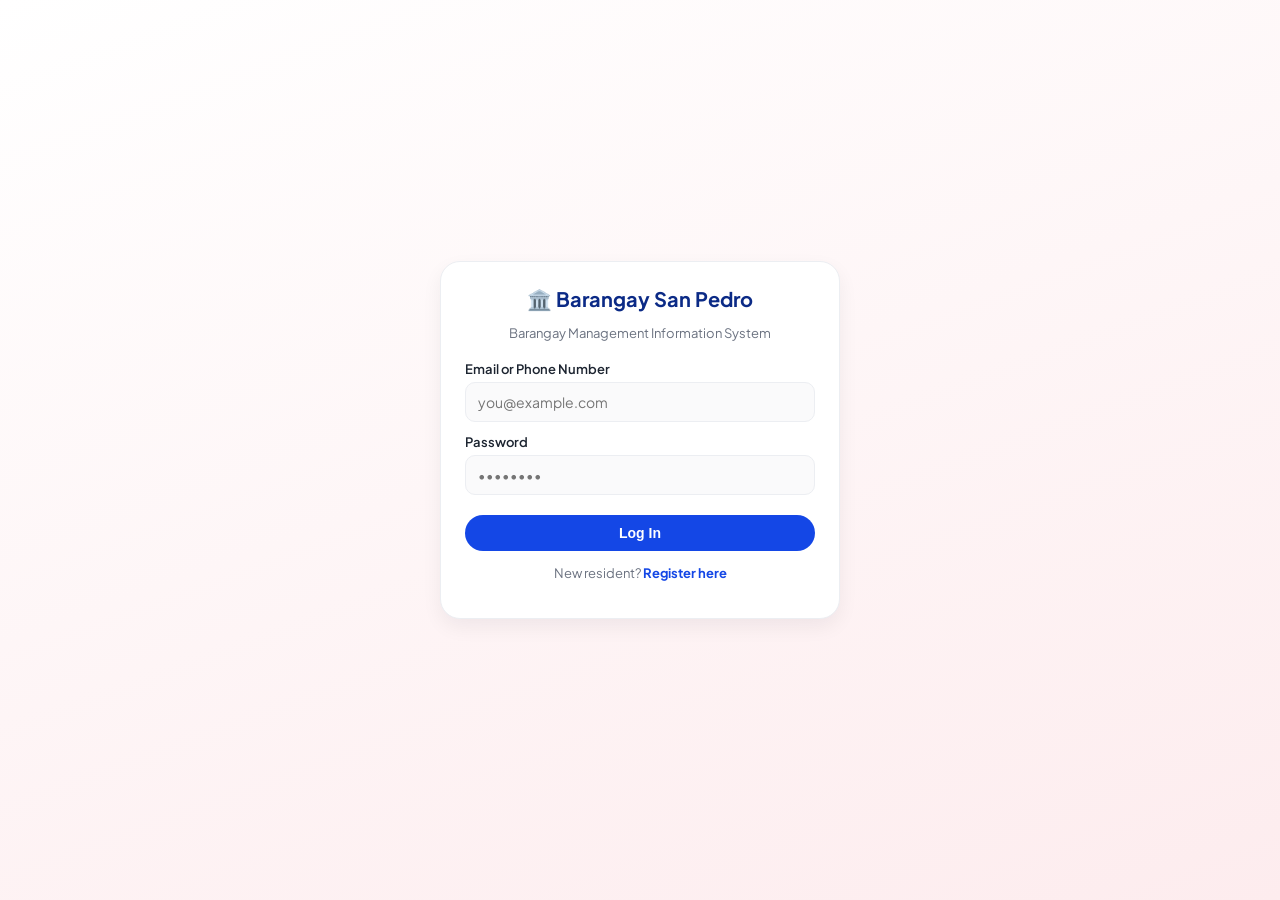
<file: frontend/index.html>
<!DOCTYPE html>
<html lang="en">
<head>
<meta charset="UTF-8">
<meta name="viewport" content="width=device-width, initial-scale=1">
<title>Barangay San Pedro - Login</title>
<link rel="preconnect" href="https://fonts.googleapis.com">
<link href="https://fonts.googleapis.com/css2?family=Plus+Jakarta+Sans:wght@400;500;600;700;800&display=swap" rel="stylesheet">
<link rel="stylesheet" href="css/style.css">
<style>
  body { display:flex; align-items:center; justify-content:center; min-height:100vh; background:linear-gradient(160deg,#fff,var(--pink-bg)); }
  .login-card { width:100%; max-width:400px; }
  .brand-header { text-align:center; margin-bottom:20px; }
  .brand-header h1 { font-size:20px; color:var(--blue-deep); }
  .switch-link { text-align:center; margin-top:14px; font-size:13px; color:var(--ink-soft); }
</style>
</head>
<body>
  <div class="card login-card">
    <div class="brand-header">
      <h1>🏛️ Barangay San Pedro</h1>
      <p style="color:var(--ink-soft); font-size:13px;">Barangay Management Information System</p>
    </div>
    <form id="loginForm">
      <label>Email or Phone Number</label>
      <input type="text" id="identity" required placeholder="you@example.com">
      <label>Password</label>
      <input type="password" id="password" required placeholder="••••••••">
      <button class="btn" type="submit" style="width:100%; margin-top:20px;">Log In</button>
    </form>
    <p class="switch-link">New resident? <a href="register.html" style="color:var(--blue); font-weight:700;">Register here</a></p>
  </div>

<script>window.API_BASE="https://bmis-backend-dy58.onrender.com";</script>
  <script src="js/api.js"></script>
  <script>
  document.getElementById("loginForm").addEventListener("submit", async (e) => {
    e.preventDefault();
    const identity = document.getElementById("identity").value.trim();
    const password = document.getElementById("password").value;
    try {
      const data = await api("/api/auth/login", { method: "POST", body: { identity, password }, auth: false });
      setSession(data);
      if (data.role === "administrator" || data.role === "staff") window.location.href = "admin/dashboard.html";
      else if (data.role === "sk") window.location.href = "sk/dashboard.html";
      else window.location.href = "resident/home.html";
    } catch (err) {
      toast(err.message, "error");
    }
  });
</script>
</body>
</html>
</file>
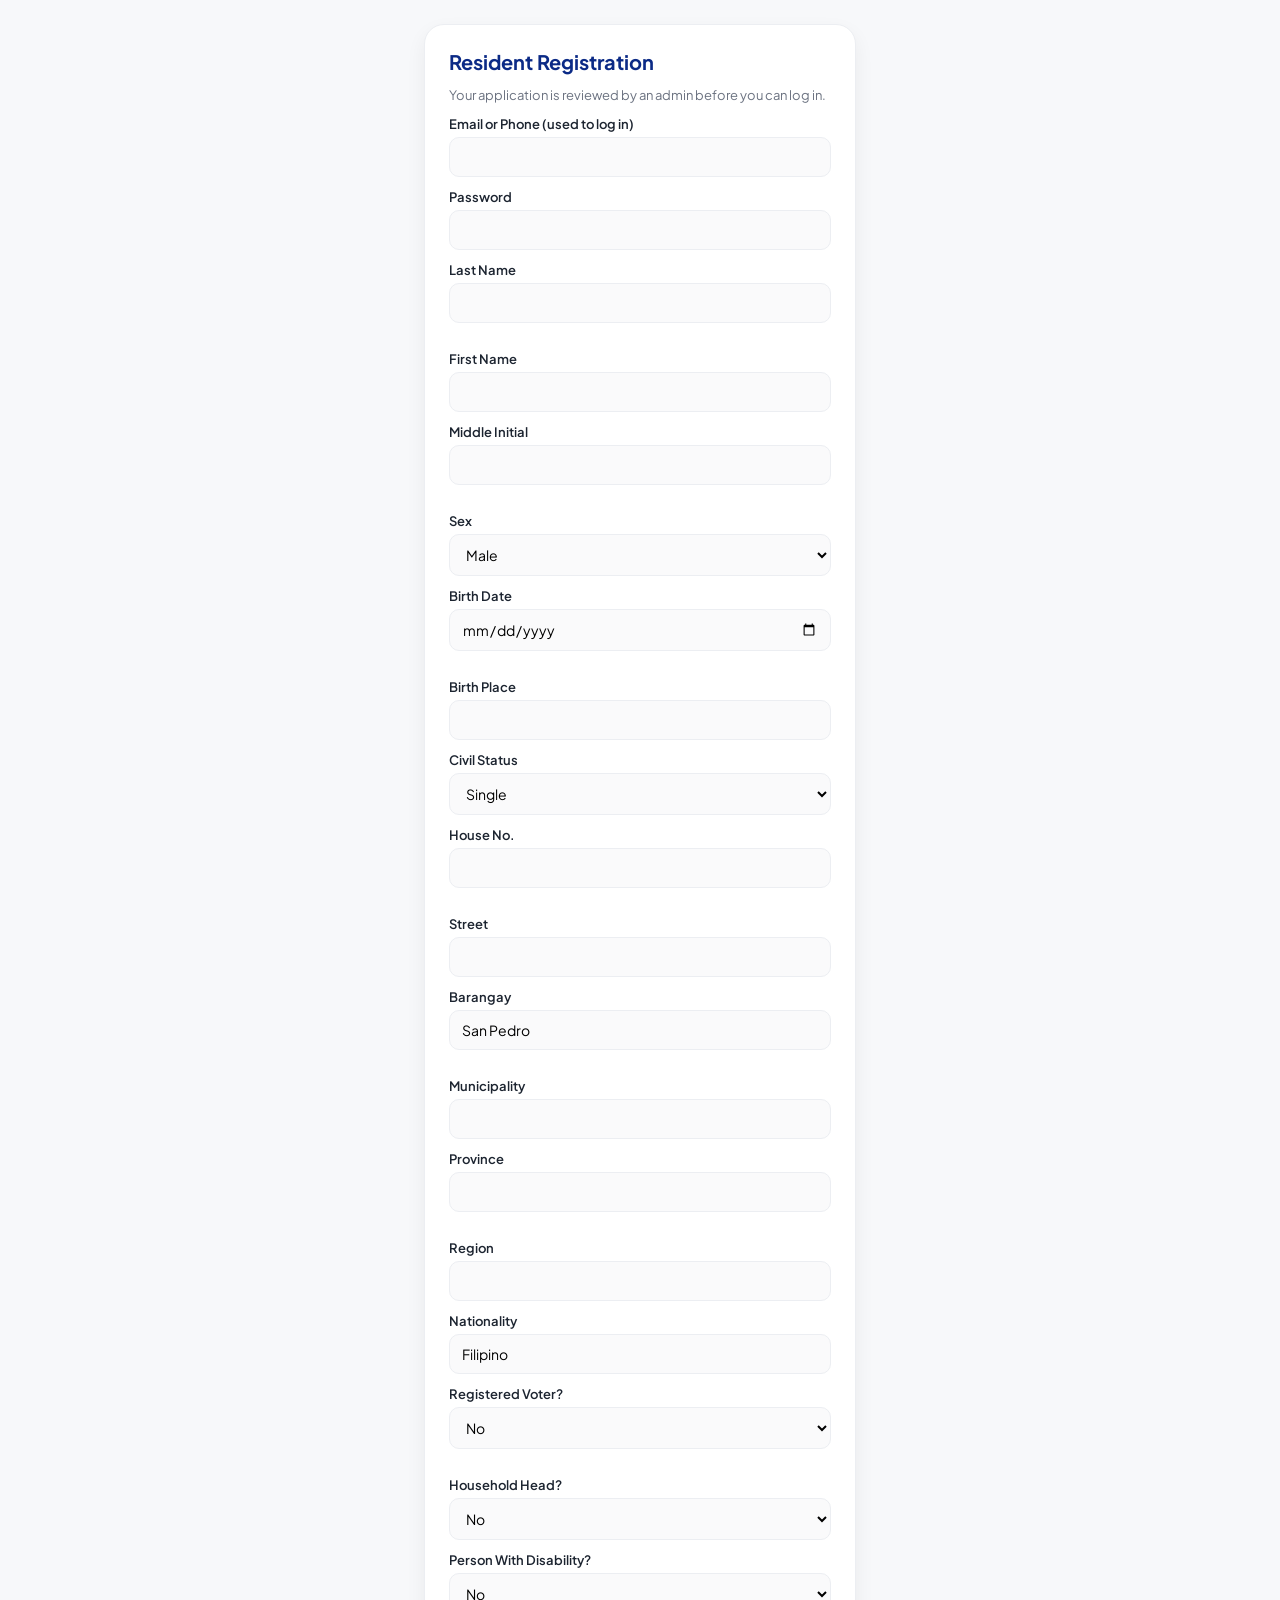
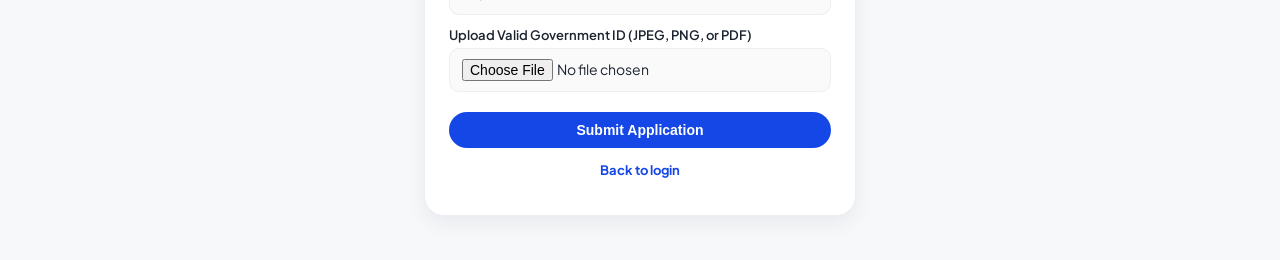
<file: frontend/register.html>
<!DOCTYPE html>
<html lang="en">
<head>
<meta charset="UTF-8">
<meta name="viewport" content="width=device-width, initial-scale=1">
<title>Register - Barangay San Pedro</title>
<link href="https://fonts.googleapis.com/css2?family=Plus+Jakarta+Sans:wght@400;500;600;700;800&display=swap" rel="stylesheet">
<link rel="stylesheet" href="css/style.css">
</head>
<body>
  <div class="container narrow">
    <div class="card">
      <h1 style="color:var(--blue-deep); font-size:20px;">Resident Registration</h1>
      <p style="color:var(--ink-soft); font-size:13px;">Your application is reviewed by an admin before you can log in.</p>
      <form id="regForm">
        <label>Email or Phone (used to log in)</label>
        <input type="text" name="login_identity" required>
        <label>Password</label>
        <input type="password" name="password" required minlength="6">
        <div class="grid cols-2">
          <div><label>Last Name</label><input type="text" name="lname" required></div>
          <div><label>First Name</label><input type="text" name="fname" required></div>
        </div>
        <div class="grid cols-2">
          <div><label>Middle Initial</label><input type="text" name="mi"></div>
          <div><label>Sex</label>
            <select name="sex"><option value="Male">Male</option><option value="Female">Female</option></select>
          </div>
        </div>
        <div class="grid cols-2">
          <div><label>Birth Date</label><input type="date" name="bdate"></div>
          <div><label>Birth Place</label><input type="text" name="bplace"></div>
        </div>
        <label>Civil Status</label>
        <select name="status">
          <option>Single</option><option>Married</option><option>Widowed</option><option>Separated</option>
        </select>
        <div class="grid cols-2">
          <div><label>House No.</label><input type="text" name="houseno"></div>
          <div><label>Street</label><input type="text" name="street"></div>
        </div>
        <div class="grid cols-2">
          <div><label>Barangay</label><input type="text" name="brgy" value="San Pedro"></div>
          <div><label>Municipality</label><input type="text" name="municipal"></div>
        </div>
        <div class="grid cols-2">
          <div><label>Province</label><input type="text" name="province"></div>
          <div><label>Region</label><input type="text" name="region"></div>
        </div>
        <label>Nationality</label>
        <input type="text" name="nationality" value="Filipino">
        <div class="grid cols-2">
          <div><label>Registered Voter?</label>
            <select name="voter"><option value="No">No</option><option value="Yes">Yes</option></select>
          </div>
          <div><label>Household Head?</label>
            <select name="family_role"><option value="No">No</option><option value="Yes">Yes</option></select>
          </div>
        </div>
        <label>Person With Disability?</label>
        <select name="pwd"><option value="No">No</option><option value="Yes">Yes</option></select>
        <label>Upload Valid Government ID (JPEG, PNG, or PDF)</label>
        <input type="file" name="valid_id_file" accept="image/jpeg,image/png,application/pdf" required>
        <button class="btn" type="submit" style="width:100%; margin-top:20px;">Submit Application</button>
      </form>
      <p style="text-align:center; margin-top:14px; font-size:13px;"><a href="index.html" style="color:var(--blue); font-weight:700;">Back to login</a></p>
    </div>
  </div>
  
<script>window.API_BASE="https://bmis-backend-dy58.onrender.com";</script>
<script src="js/api.js"></script>
<script>
  document.getElementById("regForm").addEventListener("submit", async (e) => {
    e.preventDefault();
    const form = new FormData(e.target);
    try {
      const res = await fetch(`${API_BASE}/api/auth/register`, { method: "POST", body: form });
      const data = await res.json();
      if (!res.ok) throw new Error(data.detail || "Registration failed.");
      toast(data.message);
      setTimeout(() => window.location.href = "index.html", 1800);
    } catch (err) {
      toast(err.message, "error");
    }
  });
</script>
</body>
</html>
</file>
<file: frontend/css/style.css>
:root {
  --blue: #1447e6;
  --blue-deep: #0b2a86;
  --red: #d92d20;
  --pink-bg: #fdecee;
  --ink: #1c2430;
  --ink-soft: #6b7280;
  --line: #eceef2;
  --success: #1d9e75;
  --shadow-sm: 0 8px 20px rgba(16, 24, 40, .06);
  --radius-lg: 20px;
  --radius-md: 12px;
}
* { box-sizing: border-box; }
body {
  margin: 0;
  background: #f7f8fa;
  color: var(--ink);
  font-family: 'Plus Jakarta Sans', system-ui, -apple-system, sans-serif;
  -webkit-font-smoothing: antialiased;
}
a { text-decoration: none; color: inherit; }
h1, h2, h3 { margin: 0 0 8px; }

.navbar {
  position: sticky; top: 0; z-index: 50;
  display: flex; align-items: center; justify-content: space-between;
  padding: 14px 28px;
  background: rgba(255,255,255,.92);
  backdrop-filter: blur(10px);
  border-bottom: 1px solid var(--line);
}
.navbar .brand { display: flex; align-items: center; gap: 10px; font-weight: 800; color: var(--blue-deep); }
.navbar .brand img { height: 34px; border-radius: 8px; }
.navbar nav { display: flex; gap: 6px; flex-wrap: wrap; }
.navbar nav a, .navbar nav button {
  padding: 8px 14px; border-radius: 999px; font-weight: 600; font-size: 14px;
  border: none; background: transparent; cursor: pointer; color: var(--ink-soft);
}
.navbar nav a.active, .navbar nav a:hover, .navbar nav button:hover { background: var(--pink-bg); color: var(--blue-deep); }

.container { max-width: 1100px; margin: 0 auto; padding: 24px; }
.container.narrow { max-width: 480px; }

.card {
  background: #fff; border-radius: var(--radius-lg); box-shadow: var(--shadow-sm);
  padding: 24px; margin-bottom: 20px; border: 1px solid var(--line);
}

.grid { display: grid; gap: 16px; }
.grid.cols-2 { grid-template-columns: repeat(auto-fit, minmax(220px, 1fr)); }
.grid.cols-3 { grid-template-columns: repeat(auto-fit, minmax(180px, 1fr)); }
.grid.cols-4 { grid-template-columns: repeat(auto-fit, minmax(150px, 1fr)); }

.stat {
  background: linear-gradient(145deg, #fff, var(--pink-bg));
  border-radius: var(--radius-md); padding: 16px; text-align: center; border: 1px solid var(--line);
}
.stat .num { font-size: 28px; font-weight: 800; color: var(--blue-deep); }
.stat .label { font-size: 13px; color: var(--ink-soft); margin-top: 4px; }

label { display: block; font-size: 13px; font-weight: 600; margin: 12px 0 5px; color: var(--ink); }
input, select, textarea {
  width: 100%; padding: 10px 12px; border-radius: 10px; border: 1px solid var(--line);
  font-family: inherit; font-size: 14px; background: #fafafb;
}
input:focus, select:focus, textarea:focus { outline: 2px solid var(--blue); background: #fff; }

button.btn, .btn {
  display: inline-flex; align-items: center; justify-content: center; gap: 6px;
  padding: 10px 18px; border-radius: 999px; border: none; cursor: pointer;
  font-weight: 700; font-size: 14px; background: var(--blue); color: #fff;
  transition: transform .15s, box-shadow .15s;
}
.btn:hover { box-shadow: 0 6px 18px rgba(20,71,230,.3); transform: translateY(-1px); }
.btn.secondary { background: #fff; color: var(--blue-deep); border: 1px solid var(--line); }
.btn.danger { background: var(--red); }
.btn.success { background: var(--success); }
.btn.small { padding: 6px 12px; font-size: 12px; }
.btn:disabled { opacity: .5; cursor: not-allowed; }

table { width: 100%; border-collapse: collapse; font-size: 14px; }
th, td { text-align: left; padding: 10px 12px; border-bottom: 1px solid var(--line); }
th { color: var(--ink-soft); font-weight: 700; font-size: 12px; text-transform: uppercase; letter-spacing: .04em; }
tr:hover td { background: #fafbfc; }

.badge { display: inline-block; padding: 3px 10px; border-radius: 999px; font-size: 12px; font-weight: 700; }
.badge.pending { background: #fdf3d8; color: #8a6400; }
.badge.approved, .badge.released, .badge.active { background: #e1f5ee; color: #085041; }
.badge.rejected, .badge.archived { background: #fcebeb; color: #a32d2d; }

.toast {
  position: fixed; top: 20px; right: 20px; z-index: 999;
  background: #fff; border-left: 4px solid var(--success); border-radius: 10px;
  box-shadow: 0 8px 32px rgba(0,0,0,.15); padding: 14px 18px; min-width: 260px;
  font-size: 14px; animation: slideIn .3s ease both;
}
.toast.error { border-left-color: var(--red); }
@keyframes slideIn { from { opacity: 0; transform: translateX(40px); } to { opacity: 1; transform: translateX(0); } }

.tabs { display: flex; gap: 8px; margin-bottom: 18px; flex-wrap: wrap; }
.tabs button { padding: 8px 16px; border-radius: 999px; border: 1px solid var(--line); background: #fff; cursor: pointer; font-weight: 600; font-size: 13px; }
.tabs button.active { background: var(--blue); color: #fff; border-color: var(--blue); }

.empty { text-align: center; color: var(--ink-soft); padding: 40px 0; }
.flex-between { display: flex; align-items: center; justify-content: space-between; gap: 12px; flex-wrap: wrap; }
.search-row { display: flex; gap: 10px; margin-bottom: 16px; flex-wrap: wrap; }
.search-row input, .search-row select { width: auto; flex: 1; min-width: 160px; }
</file>
